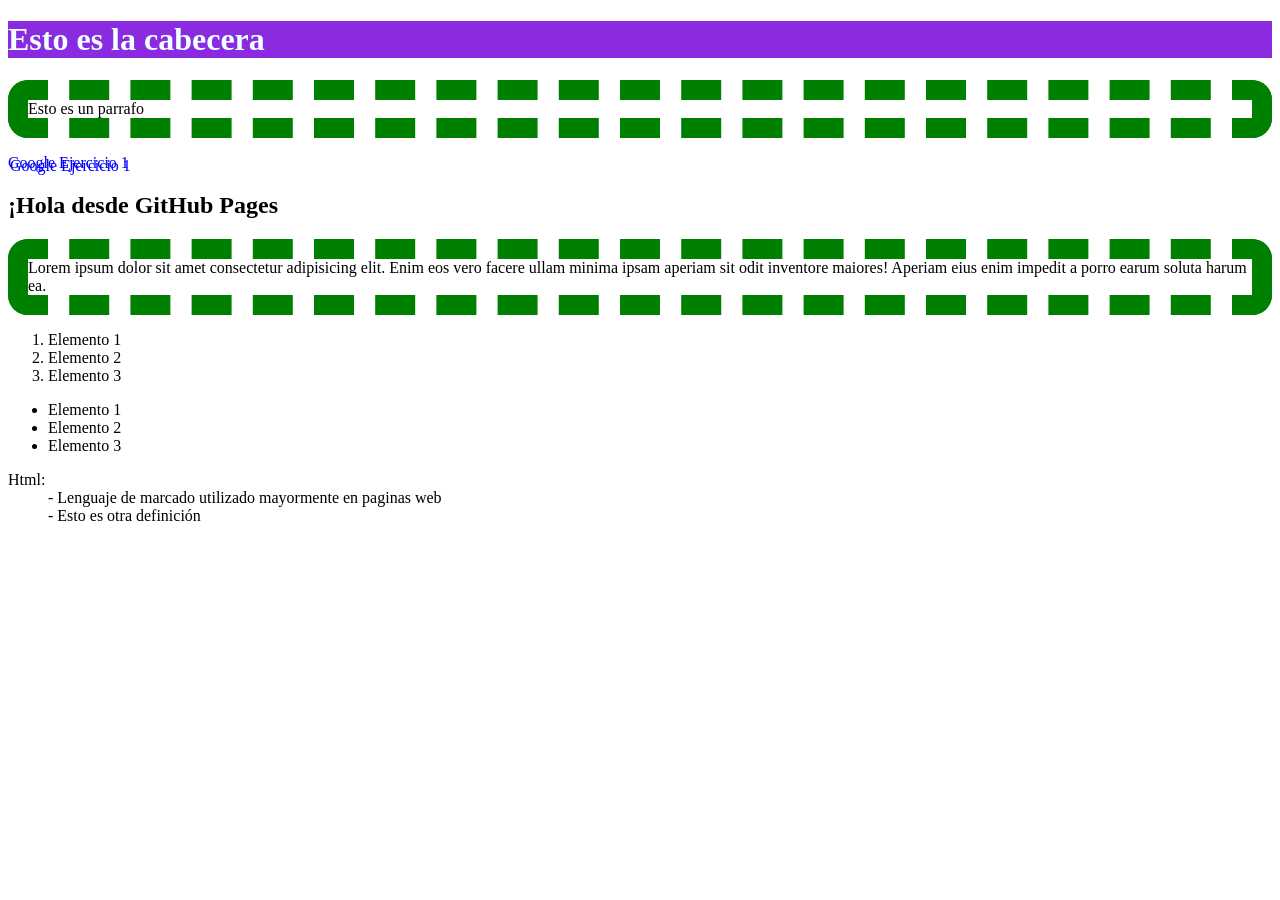
<file: index.html>
<!DOCTYPE html>
<html>
    <head>
        <title>Mi primera pagina</title>
        <link rel="stylesheet" href="/estilos/estilos.css">
    </head>
    <body>
        <!--Esto es la cabecera-->
        <header>

            <h1>Esto es la cabecera</h1>
            <p>
                Esto es un parrafo
            </p>
            

        </header>
        <nav>
            <a href="https://www.google.es">Google</a>
            <a href="ejercicio1.html">Ejercicio 1</a>
        </nav>
        <main>
            <h2>¡Hola desde GitHub Pages</h2>
            <p>Lorem ipsum dolor sit amet consectetur adipisicing elit. Enim eos vero facere ullam minima ipsam aperiam sit odit inventore maiores! Aperiam eius enim impedit a porro earum soluta harum ea.</p>
            <ol>
                <li>Elemento 1</li>
                <li>Elemento 2</li>
                <li>Elemento 3</li>
            </ol>
            <ul>
                <li>Elemento 1</li>
                <li>Elemento 2</li>
                <li>Elemento 3</li>
            </ul>

            <dl>
                <dt>Html:</dt>
                <dd>- Lenguaje de marcado utilizado mayormente en paginas web</dd>
                <dd>- Esto es otra definición</dd>
            </dl>
        
        </main>
    </body>
</html>
</file>
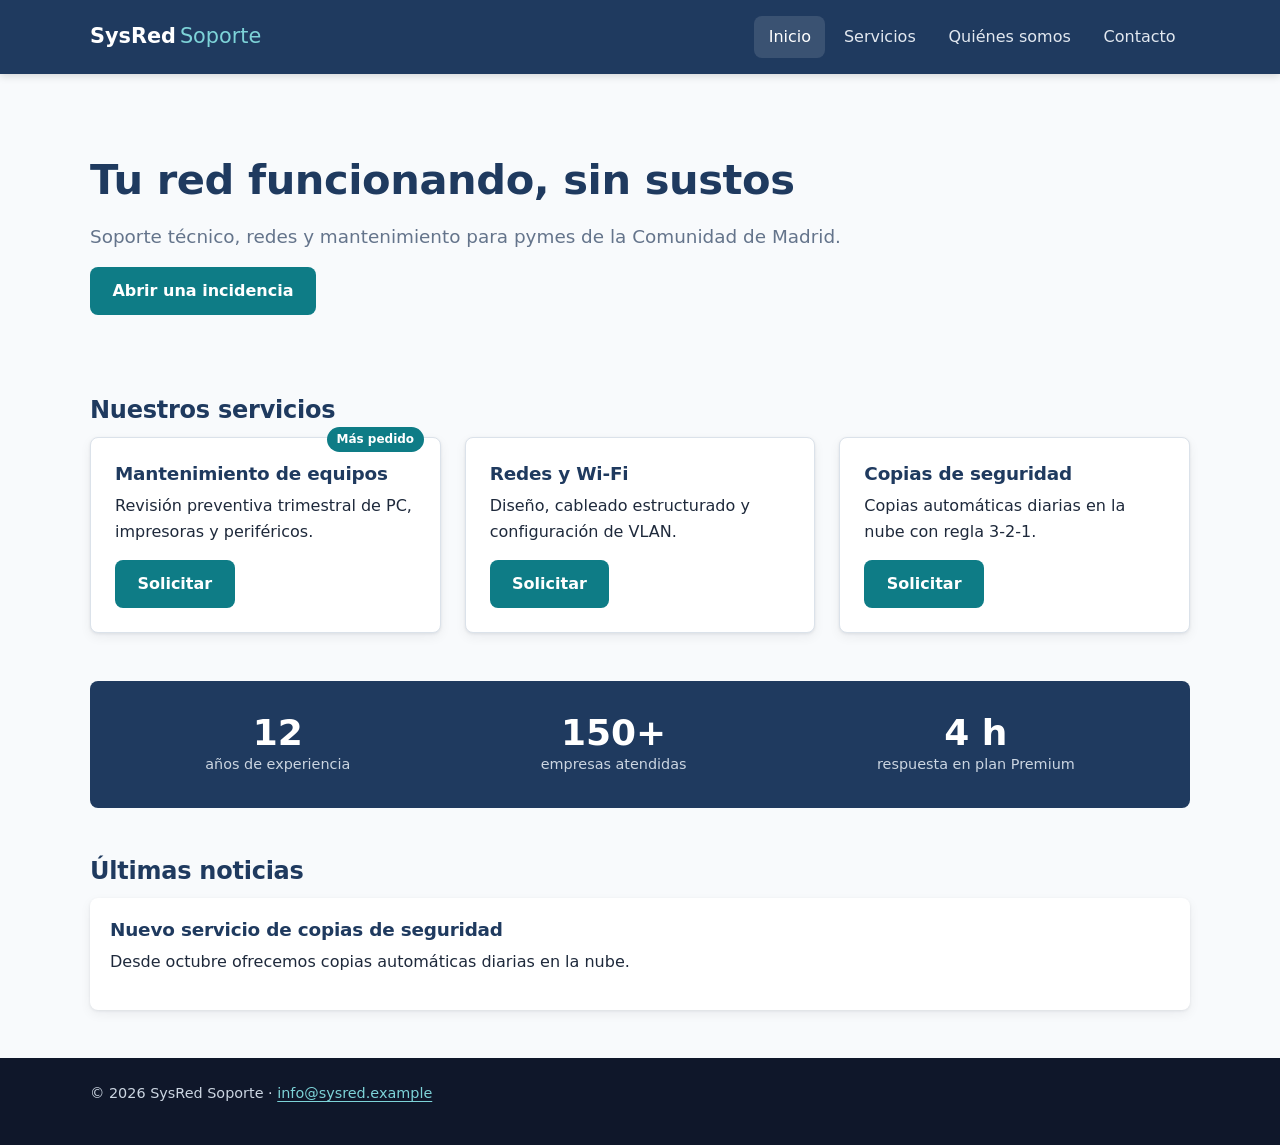
<file: sysred-web/index.html>
<!DOCTYPE html>
<html lang="es">
<head>
  <meta charset="UTF-8">
  <meta name="viewport" content="width=device-width, initial-scale=1">
  <title>SysRed Soporte · Soporte informático y redes</title>
  <meta name="description" content="Soporte técnico, redes y mantenimiento para pymes.">
  <link rel="stylesheet" href="css/estilos.css">
</head>
<body>
  <a href="#contenido" class="saltar">Saltar al contenido</a>
  <header class="cabecera">
    <div class="contenedor cabecera__interior">
      <a href="index.html" class="logo">SysRed<span>Soporte</span></a>
      <nav aria-label="Principal">
        <ul class="menu">
          <li><a href="index.html" aria-current="page">Inicio</a></li>
          <li><a href="servicios.html">Servicios</a></li>
          <li><a href="quienes.html">Quiénes somos</a></li>
          <li><a href="contacto.html">Contacto</a></li>
        </ul>
      </nav>
    </div>
  </header>

  <main class="contenedor" id="contenido">
    <section class="portada">
      <h1>Tu red funcionando, sin sustos</h1>
      <p>Soporte técnico, redes y mantenimiento para pymes de la Comunidad de Madrid.</p>
      <a href="contacto.html" class="boton">Abrir una incidencia</a>
    </section>

    <section>
      <h2>Nuestros servicios</h2>
      <div class="fila-tarjetas">
        <article class="tarjeta">
          <span class="etiqueta-destacado">Más pedido</span>
          <h3>Mantenimiento de equipos</h3>
          <p>Revisión preventiva trimestral de PC, impresoras y periféricos.</p>
          <a href="contacto.html" class="boton">Solicitar</a>
        </article>
        <article class="tarjeta">
          <h3>Redes y Wi-Fi</h3>
          <p>Diseño, cableado estructurado y configuración de VLAN.</p>
          <a href="contacto.html" class="boton">Solicitar</a>
        </article>
        <article class="tarjeta">
          <h3>Copias de seguridad</h3>
          <p>Copias automáticas diarias en la nube con regla 3-2-1.</p>
          <a href="contacto.html" class="boton">Solicitar</a>
        </article>
      </div>
    </section>
    
    <section class="cifras">
      <div><strong>12</strong><span>años de experiencia</span></div>
      <div><strong>150+</strong><span>empresas atendidas</span></div>
      <div><strong>4 h</strong><span>respuesta en plan Premium</span></div>
    </section>

    <section>
      <h2>Últimas noticias</h2>
      <article>
        <h3>Nuevo servicio de copias de seguridad</h3>
        <p>Desde octubre ofrecemos copias automáticas diarias en la nube.</p>
      </article>
    </section>
  </main>

  <footer class="pie">
    <div class="contenedor">
      <p>&copy; 2026 SysRed Soporte · <a href="mailto:info@sysred.example">info@sysred.example</a></p>
    </div>
  </footer>
</body>
</html>
</file>
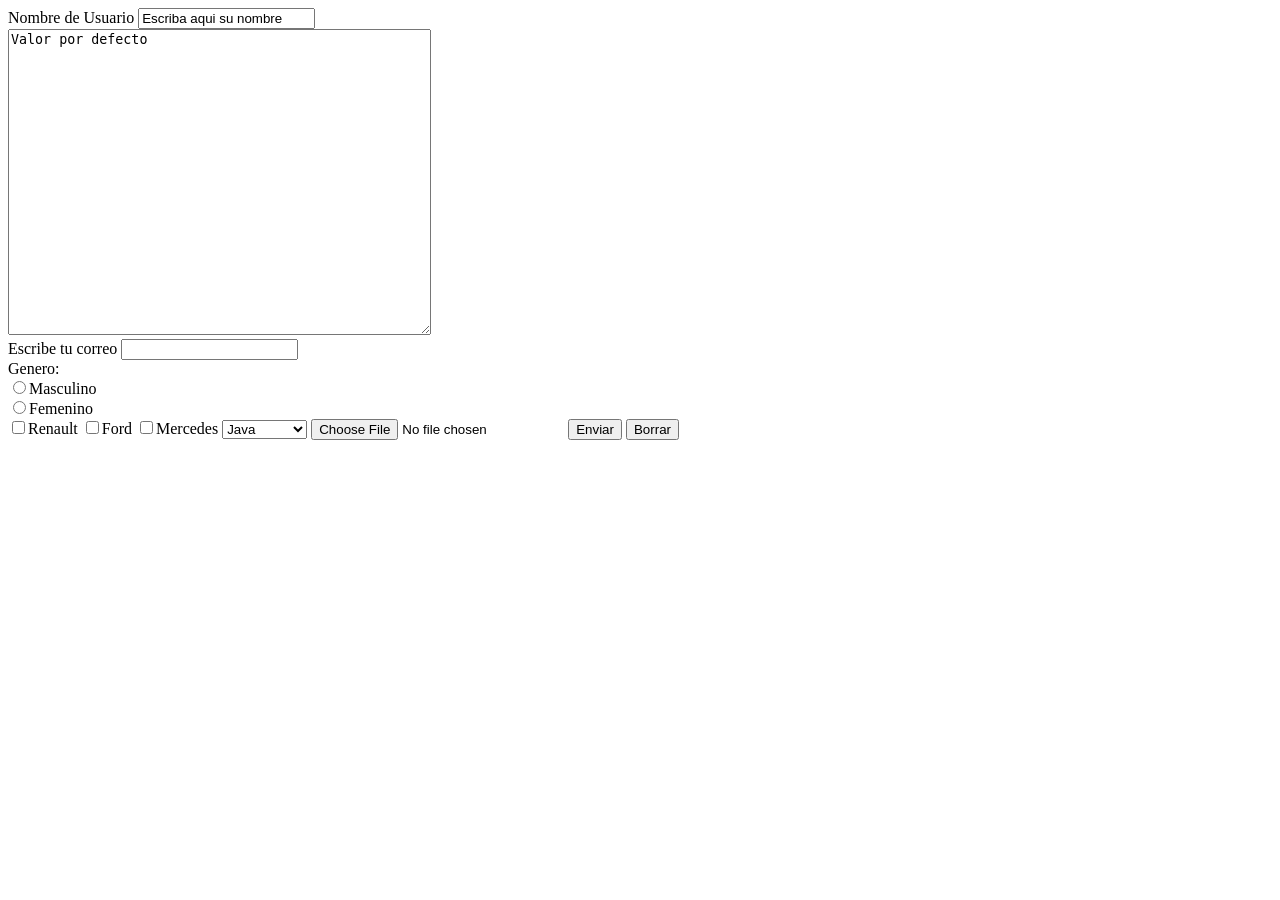
<file: ejemploformulario.html>
<!doctype html>
<html lang="es">
  <head>
    <meta charset="UTF-8" />
    <meta name="viewport" content="width=device-width, initial-scale=1.0" />
    <title>Ejemplos de formularios</title>
  </head>
  <body>
    <form method="post" action="#">
        <label for="id_nombre">Nombre de Usuario</label>
        <input type="text" name="nombre" id="id_nombre" value="Escriba aqui su nombre">
        <br>
        <textarea name="describir" id="id_describir" rows="20" cols="50">Valor por defecto

        </textarea>
        <br>
        <label for="id_correo">Escribe tu correo</label>
        <input type="email" id="id_correo" name="correo">
        <br>
        <label for="id_genero">Genero:</label>
        <br>
        <input type="radio" name="genero">Masculino
        <br>
        <input type="radio" name="genero">Femenino
        <br>
        <input type="checkbox" name="coches">Renault
        <input type="checkbox" name="coches">Ford
        <input type="checkbox" name="coches">Mercedes

        <select name="lenguajes" id="id_lenguajes">
            <option value="js">JavaScript</option>
            <option value="php">PHP</option>
            <option value="java" selected="selected">Java</option>
            <option value="c++">C++</option>
            <option value="pyton">Pyton</option>
        </select>
        <input type="file" name="archivo">
        <button type="submit">Enviar</button>
        <button type="reset">Borrar</button>

</form>

</body>
</html>
</file>
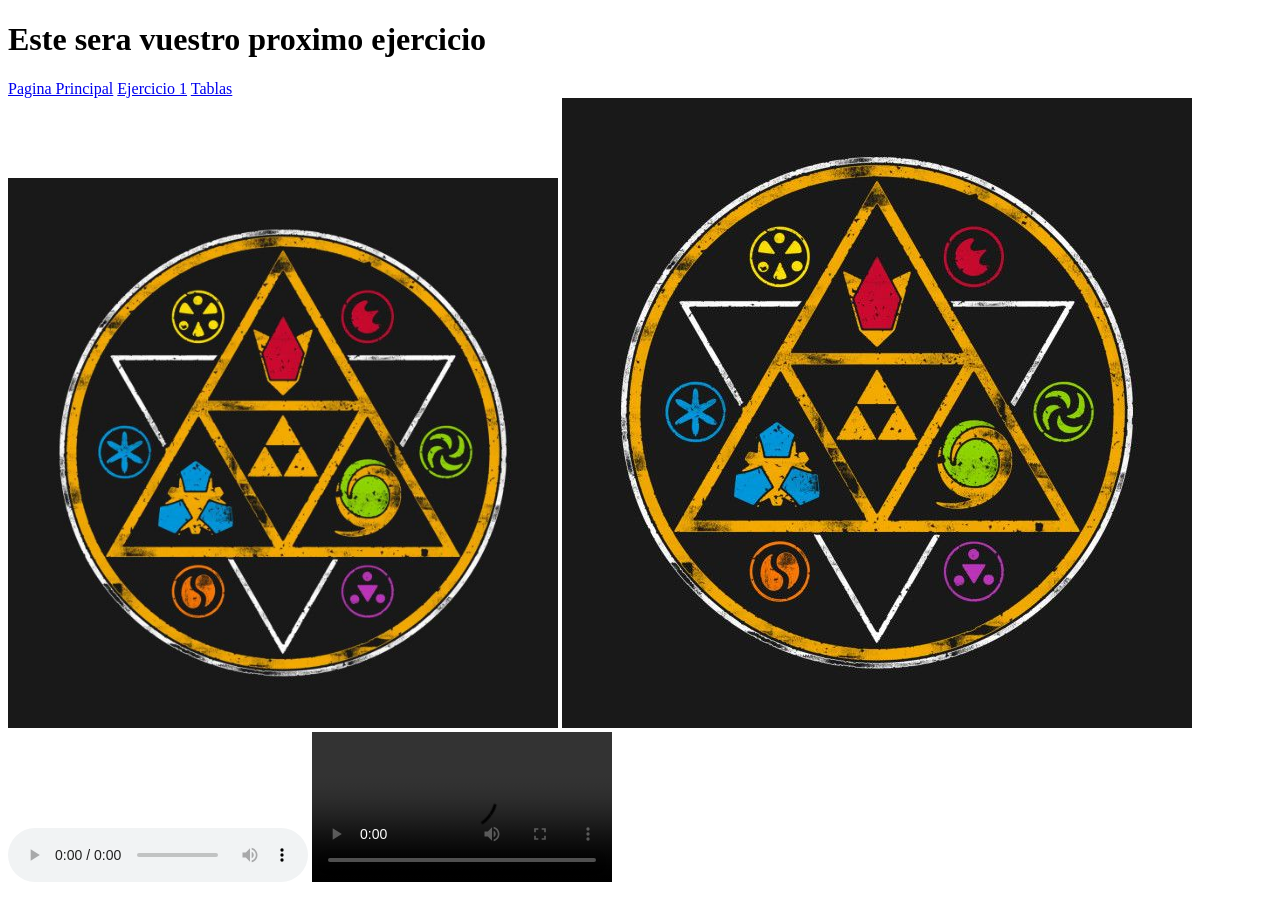
<file: ejercicio1.html>
<!DOCTYPE html>
<html>
<head>
    <title>Ejercicio 1</title>
</head>
<body>
    <header>
    <h1>Este sera vuestro proximo ejercicio</h1>
    </header>
        <nav>
            <a href="index.html">Pagina Principal</a>
            <a href="ejercicio1.html">Ejercicio 1</a>
            <a href="tablas.html">Tablas</a>
        </nav>
        <object data="img/Zelda.jpg" width="550px" >Imagen</object>
        <img src="img/Zelda.jpg" alt="Imagen the legend of zelda">

        <audio src="" controls="controls">Su navegador no ofrece soporte de audio</audio>
        <video src="" controls="controls"></video>
    </body>
</html>
</file>
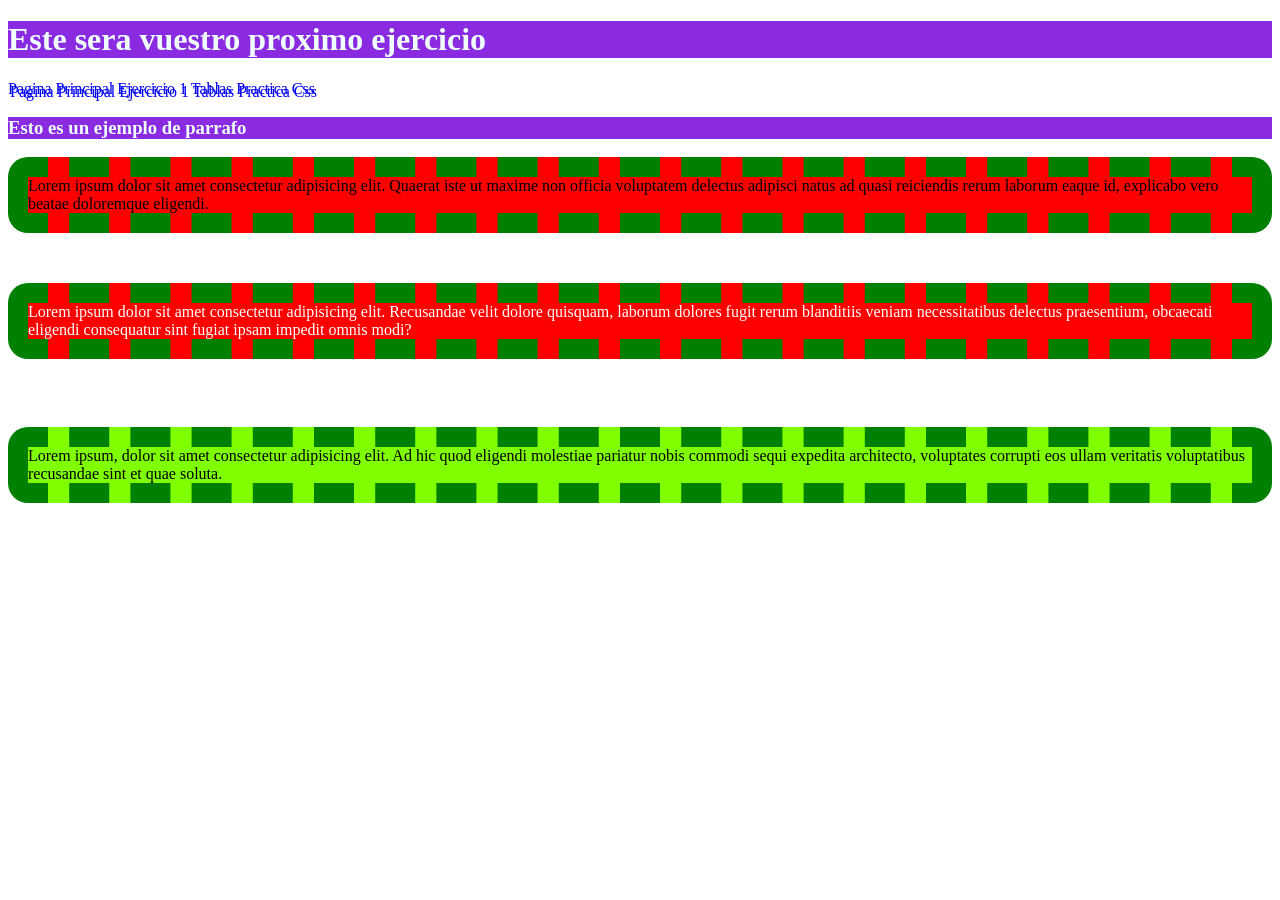
<file: practicaCss.html>
<!DOCTYPE html>
<html lang="es">
<head>
    <meta charset="UTF-8">
    <meta name="viewport" content="width=device-width, initial-scale=1.0">
    <title>Practica Css</title>
    <link rel="stylesheet" href="estilos/estilos.css" type="text/css">
    <style type="text/css">
        p{
            background-color: red;
        }
    </style>
</head>
<body>
    <header>
        <h1>Este sera vuestro proximo ejercicio</h1>
    </header>
    <nav>
            <a href="index.html">Pagina Principal</a>
            <a href="ejercicio1.html">Ejercicio 1</a>
            <a href="tablas.html">Tablas</a>
            <a href="practicaCss.html">Practica Css</a>
    </nav>
    <main>
        <h3>Esto es un ejemplo de parrafo</h3>
        <p>Lorem ipsum dolor sit amet consectetur adipisicing elit. Quaerat iste ut maxime non officia voluptatem delectus adipisci natus ad quasi reiciendis rerum laborum eaque id, explicabo vero beatae doloremque eligendi.</p>
        <br>
        <p style="color: white;">Lorem ipsum dolor sit amet consectetur adipisicing elit. Recusandae velit dolore quisquam, laborum dolores fugit rerum blanditiis veniam necessitatibus delectus praesentium, obcaecati eligendi consequatur sint fugiat ipsam impedit omnis modi?</p>
        <br>
        <br>
        <p id="especial">Lorem ipsum, dolor sit amet consectetur adipisicing elit. Ad hic quod eligendi molestiae pariatur nobis commodi sequi expedita architecto, voluptates corrupti eos ullam veritatis voluptatibus recusandae sint et quae soluta.</p>

    </main>
</body>
</html>
</file>
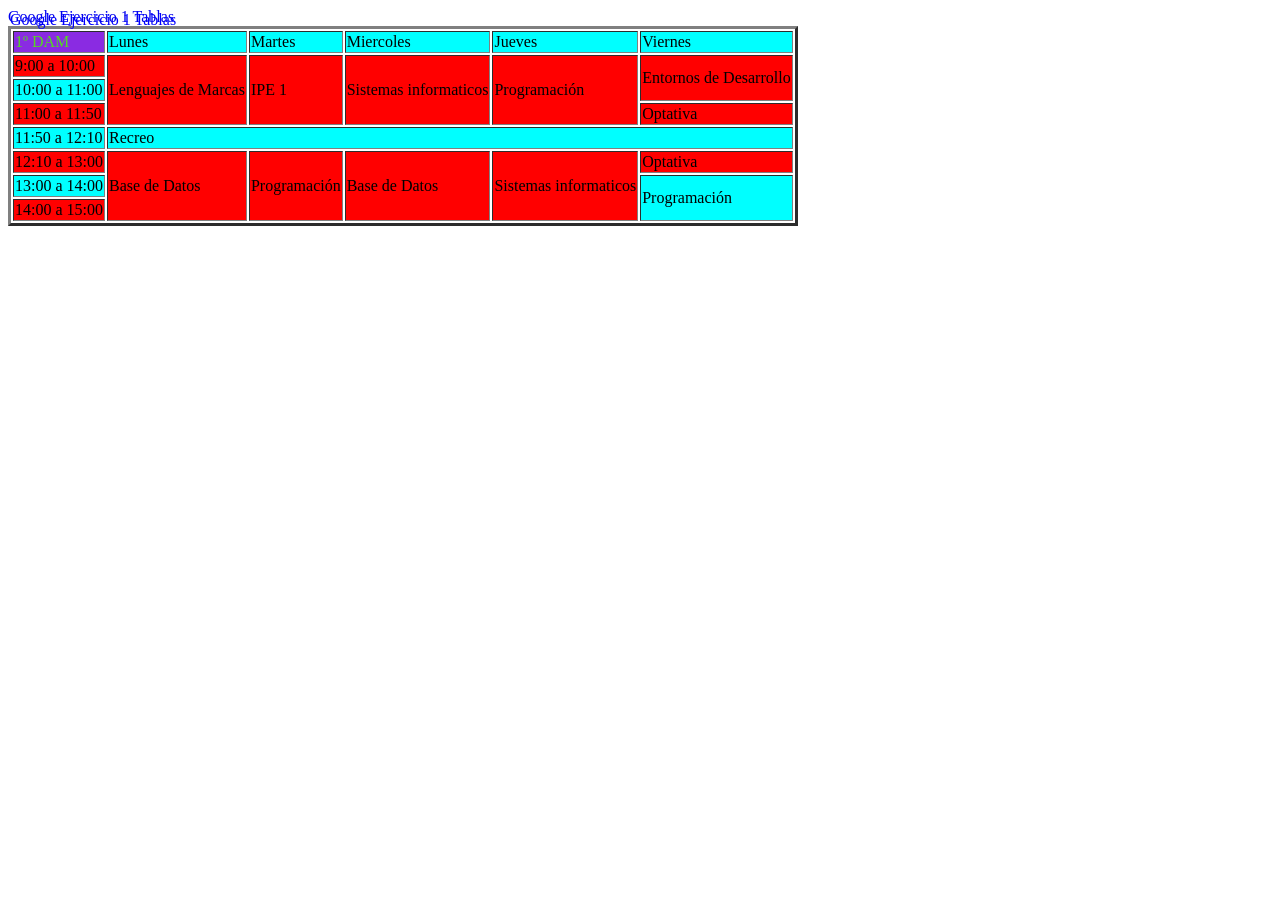
<file: tablas.html>
<!doctype html>
<html>
  <head>
    <title>Tablas</title>
    <link rel="stylesheet" href="estilos/estilos.css" type="text/css">
  </head>
  <body>
    <nav>
      <a href="https://www.google.es">Google</a>
      <a href="ejercicio1.html">Ejercicio 1</a>
      <a href="tablas.html">Tablas</a>
    </nav>

    <table border="3" >
      <tr >
        <td style="color: rgba(81, 226, 23, 0.945) ; background-color:blueviolet">1º DAM</td>
        <td>Lunes</td>
        <td>Martes</td>
        <td>Miercoles</td>
        <td>Jueves</td>
        <td>Viernes</td>
      </tr>
      <tr>
        <td>9:00 a 10:00</td>
        <td rowspan="3">Lenguajes de Marcas</td>
        <td rowspan="3">IPE 1</td>
        <td rowspan="3">Sistemas informaticos</td>
        <td rowspan="3">Programación</td>
        <td rowspan="2">Entornos de Desarrollo</td>
      </tr>
      <tr>
        <td>10:00 a 11:00</td>
      </tr>
      <tr>
        <td>11:00 a 11:50</td>

        <td>Optativa</td>
      </tr>
      <tr>
        <td>11:50 a 12:10</td>
        <td colspan="5">Recreo</td>
      </tr>
      <tr>
        <td>12:10 a 13:00</td>
        <td rowspan="3">Base de Datos</td>
        <td rowspan="3">Programación</td>
        <td rowspan="3">Base de Datos</td>
        <td rowspan="3">Sistemas informaticos</td>
        <td>Optativa</td>
      </tr>
      <tr>
        <td>13:00 a 14:00</td>

        <td rowspan="2">Programación</td>
      </tr>
      <tr>
        <td>14:00 a 15:00</td>
      </tr>
    </table>
  </body>
</html>
</file>
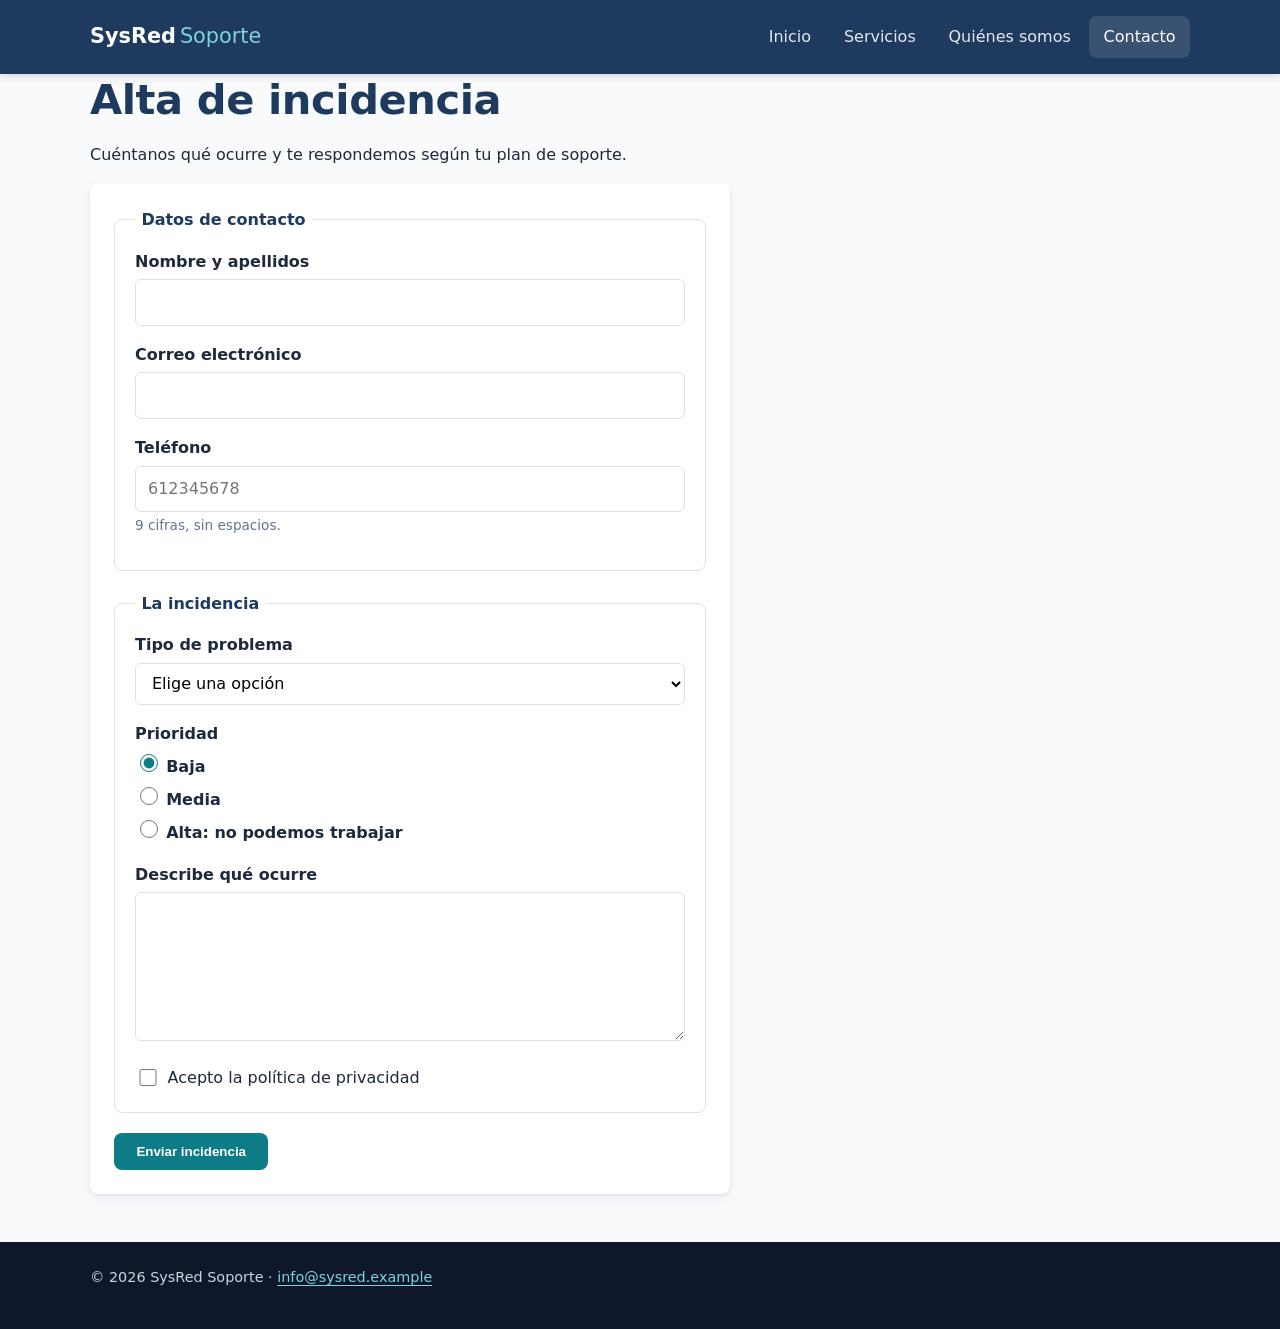
<file: sysred-web/contacto.html>
<!DOCTYPE html>
<html lang="es">
<head>
  <meta charset="UTF-8">
  <meta name="viewport" content="width=device-width, initial-scale=1">
  <title>Contacto · SysRed Soporte</title>
  <meta name="description" content="Soporte técnico, redes y mantenimiento para pymes.">
  <link rel="stylesheet" href="css/estilos.css">
</head>
<body>
  <a href="#contenido" class="saltar">Saltar al contenido</a>
  <header class="cabecera">
    <div class="contenedor cabecera__interior">
      <a href="index.html" class="logo">SysRed<span>Soporte</span></a>
      <nav aria-label="Principal">
        <ul class="menu">
          <li><a href="index.html">Inicio</a></li>
          <li><a href="servicios.html">Servicios</a></li>
          <li><a href="quienes.html">Quiénes somos</a></li>
          <li><a href="contacto.html" aria-current="page">Contacto</a></li>
        </ul>
      </nav>
    </div>
  </header>

  <main class="contenedor" id="contenido">
    <h1>Alta de incidencia</h1>
    <p>Cuéntanos qué ocurre y te respondemos según tu plan de soporte.</p>
    <form class="formulario" action="#" method="post">
      <fieldset>
        <legend>Datos de contacto</legend>
    
        <div class="campo">
          <label for="nombre">Nombre y apellidos</label>
          <input type="text" id="nombre" name="nombre" autocomplete="name" required>
        </div>
    
        <div class="campo">
          <label for="email">Correo electrónico</label>
          <input type="email" id="email" name="email" autocomplete="email" required>
        </div>
    
        <div class="campo">
          <label for="tel">Teléfono</label>
          <input type="tel" id="tel" name="tel" pattern="[6-9][0-9]{8}" placeholder="612345678">
          <small>9 cifras, sin espacios.</small>
        </div>
      </fieldset>
    
      <fieldset>
        <legend>La incidencia</legend>
    
        <div class="campo">
          <label for="tipo">Tipo de problema</label>
          <select id="tipo" name="tipo" required>
            <option value="">Elige una opción</option>
            <option value="red">Red o Wi-Fi</option>
            <option value="equipo">Equipo o periférico</option>
            <option value="correo">Correo electrónico</option>
            <option value="otro">Otro</option>
          </select>
        </div>
    
        <div class="campo">
          <span class="etiqueta">Prioridad</span>
          <label class="opcion"><input type="radio" name="prioridad" value="baja" checked> Baja</label>
          <label class="opcion"><input type="radio" name="prioridad" value="media"> Media</label>
          <label class="opcion"><input type="radio" name="prioridad" value="alta"> Alta: no podemos trabajar</label>
        </div>
    
        <div class="campo">
          <label for="descripcion">Describe qué ocurre</label>
          <textarea id="descripcion" name="descripcion" rows="5" maxlength="1000" required></textarea>
        </div>
    
        <label class="opcion">
          <input type="checkbox" name="rgpd" required>
          Acepto la política de privacidad
        </label>
      </fieldset>
    
      <button type="submit" class="boton">Enviar incidencia</button>
    </form>
  </main>

  <footer class="pie">
    <div class="contenedor">
      <p>&copy; 2026 SysRed Soporte · <a href="mailto:info@sysred.example">info@sysred.example</a></p>
    </div>
  </footer>
</body>
</html>
</file>
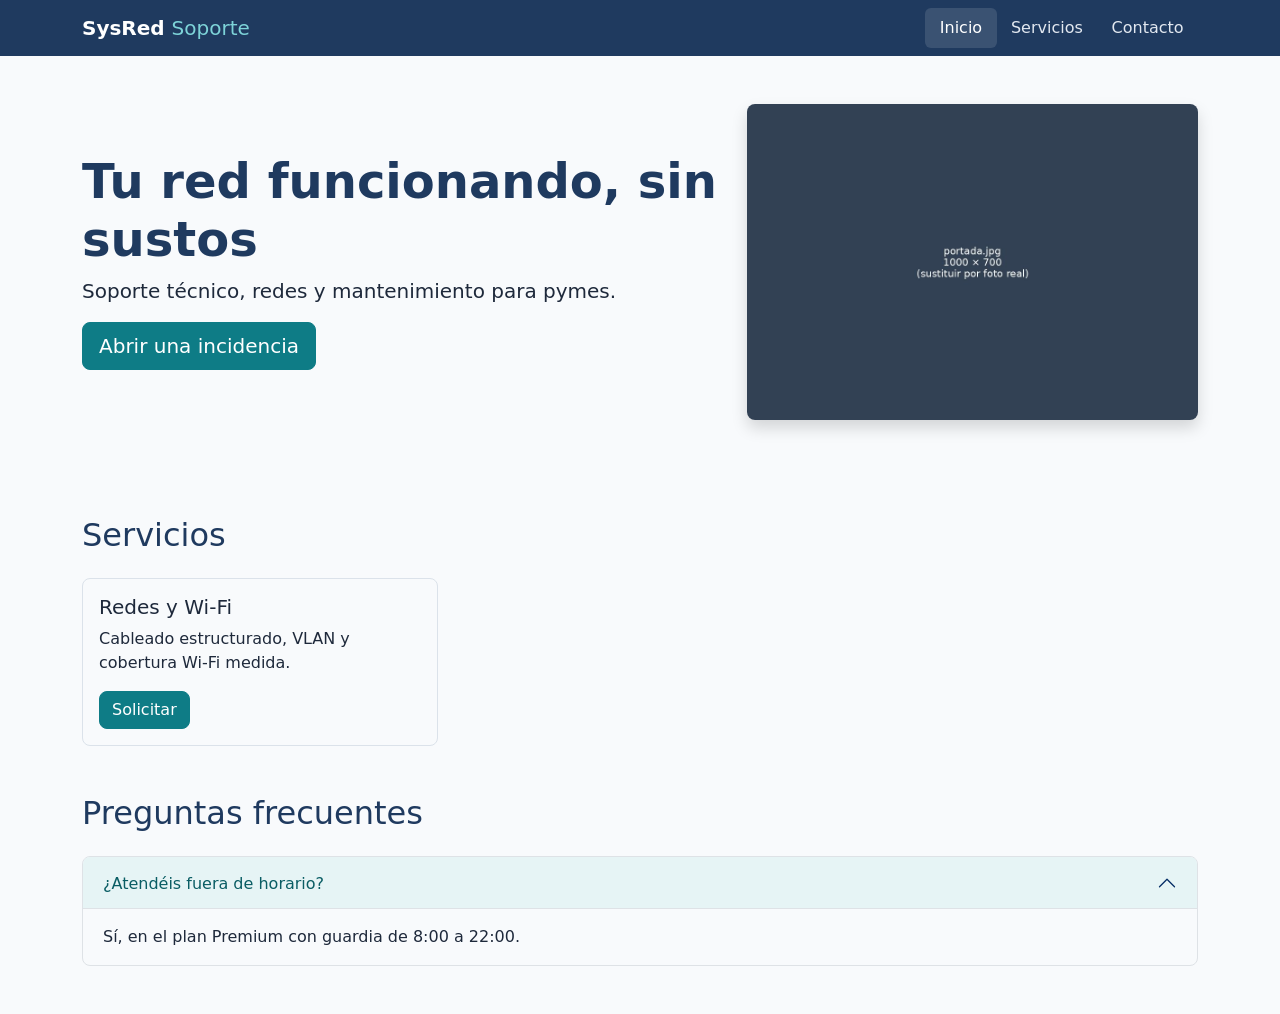
<file: sysred-web/index-bs.html>
<!DOCTYPE html>
<html lang="es">
<head>
  <meta charset="UTF-8">
  <meta name="viewport" content="width=device-width, initial-scale=1">
  <title>SysRed Soporte · versión Bootstrap</title>
  <!-- 1. Bootstrap (copiar el enlace con integrity desde getbootstrap.com) -->
  <link rel="stylesheet" href="https://cdn.jsdelivr.net/npm/bootstrap@5.3.8/dist/css/bootstrap.min.css">
  <!-- 2. Nuestros ajustes SIEMPRE después, para poder sobrescribir -->
  <link rel="stylesheet" href="css/bootstrap-sysred.css">
</head>
<body>
  <nav class="navbar navbar-expand-lg navbar-dark navbar-sysred sticky-top">
    <div class="container">
      <a class="navbar-brand fw-bold" href="index-bs.html">SysRed <span class="fw-normal">Soporte</span></a>
      <button class="navbar-toggler" type="button" data-bs-toggle="collapse"
              data-bs-target="#menuPrincipal" aria-controls="menuPrincipal"
              aria-expanded="false" aria-label="Abrir menú">
        <span class="navbar-toggler-icon"></span>
      </button>
      <div class="collapse navbar-collapse" id="menuPrincipal">
        <ul class="navbar-nav ms-auto">
          <li class="nav-item"><a class="nav-link active" aria-current="page" href="index-bs.html">Inicio</a></li>
          <li class="nav-item"><a class="nav-link" href="servicios.html">Servicios</a></li>
          <li class="nav-item"><a class="nav-link" href="contacto-bs.html">Contacto</a></li>
        </ul>
      </div>
    </div>
  </nav>
  <main class="container py-5">
    <div class="row align-items-center g-4">
      <div class="col-12 col-lg-7">
        <h1 class="display-5 fw-bold">Tu red funcionando, sin sustos</h1>
        <p class="lead">Soporte técnico, redes y mantenimiento para pymes.</p>
        <a href="contacto.html" class="btn btn-primary btn-lg">Abrir una incidencia</a>
      </div>
      <div class="col-12 col-lg-5">
        <img src="img/portada.jpg" class="img-fluid rounded-3 shadow" alt="Técnica revisando un armario de red">
      </div>
    </div>

  </main>
  <section class="container py-5">
    <h2 class="mb-4">Servicios</h2>
    <div class="row g-4">
      <div class="col-12 col-md-6 col-lg-4">
        <article class="card h-100 card-sysred">
          <div class="card-body d-flex flex-column">
            <h3 class="card-title h5">Redes y Wi-Fi</h3>
            <p class="card-text">Cableado estructurado, VLAN y cobertura Wi-Fi medida.</p>
            <a href="contacto-bs.html" class="btn btn-primary mt-auto align-self-start">Solicitar</a>
          </div>
        </article>
      </div>
      <!-- 2 tarjetas más -->
    </div>
  </section>
  
  <section class="container pb-5">
    <h2 class="mb-4">Preguntas frecuentes</h2>
    <div class="accordion" id="faq">
      <div class="accordion-item">
        <h3 class="accordion-header">
          <button class="accordion-button" type="button" data-bs-toggle="collapse"
                  data-bs-target="#faq1" aria-expanded="true" aria-controls="faq1">
            ¿Atendéis fuera de horario?
          </button>
        </h3>
        <div id="faq1" class="accordion-collapse collapse show" data-bs-parent="#faq">
          <div class="accordion-body">Sí, en el plan Premium con guardia de 8:00 a 22:00.</div>
        </div>
      </div>
    </div>
  </section>
  <script src="https://cdn.jsdelivr.net/npm/bootstrap@5.3.8/dist/js/bootstrap.bundle.min.js"></script>
</body>
</html>
</file>
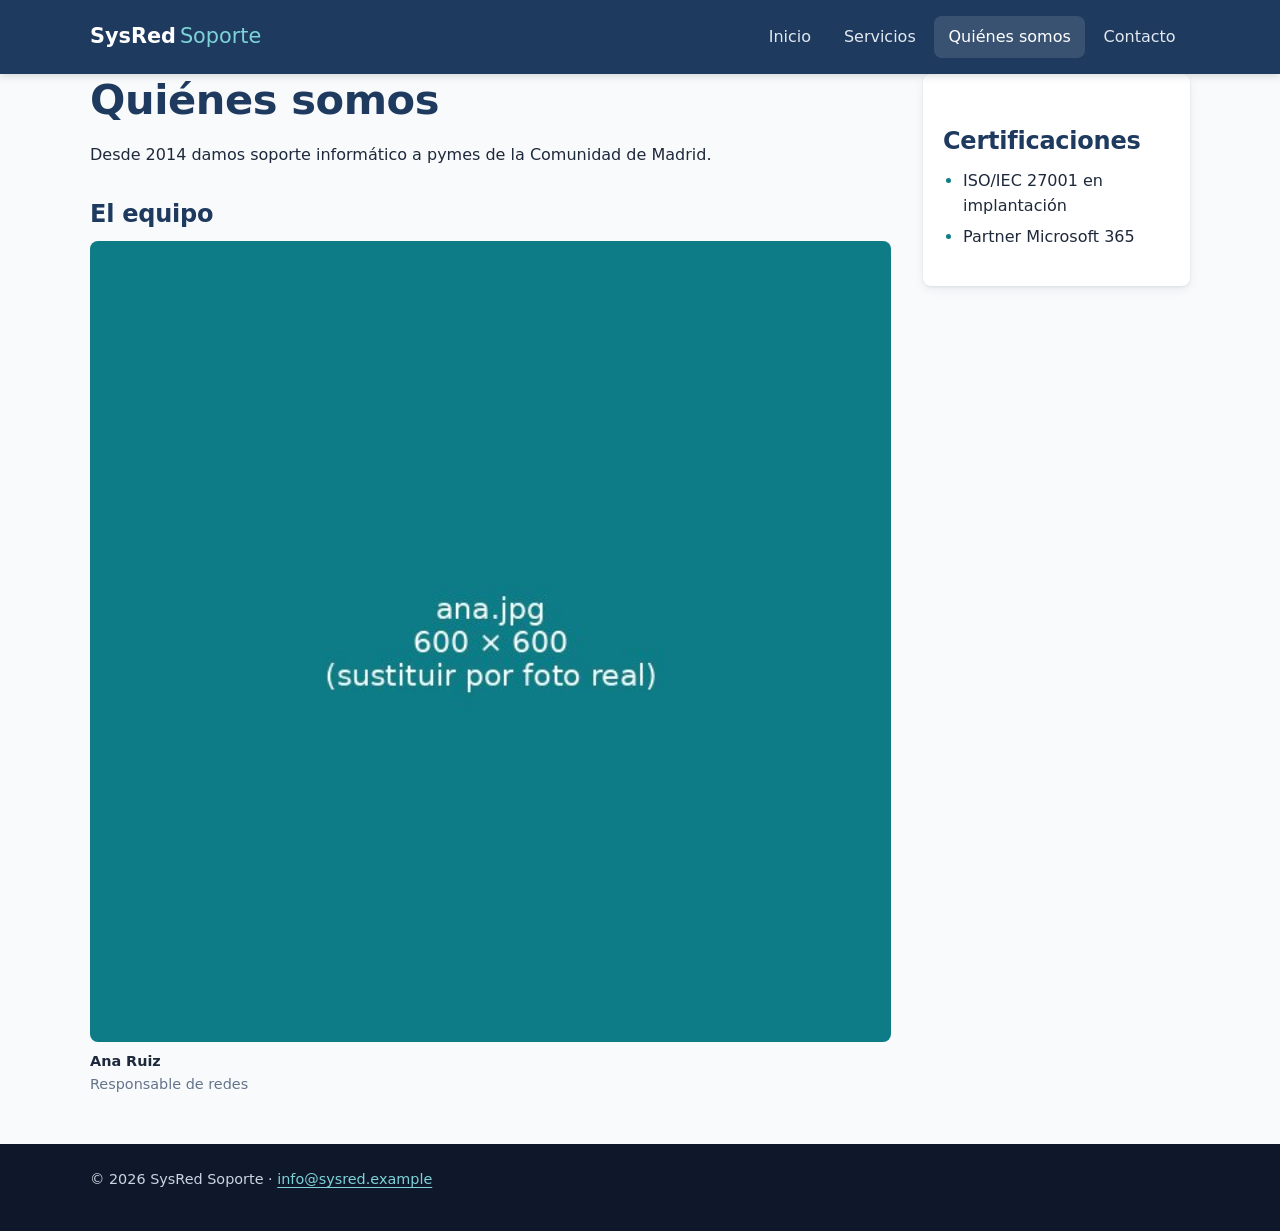
<file: sysred-web/quienes.html>
<!DOCTYPE html>
<html lang="es">
<head>
  <meta charset="UTF-8">
  <meta name="viewport" content="width=device-width, initial-scale=1">
  <title>Quiénes somos · SysRed Soporte</title>
  <meta name="description" content="Soporte técnico, redes y mantenimiento para pymes.">
  <link rel="stylesheet" href="css/estilos.css">
</head>
<body>
  <a href="#contenido" class="saltar">Saltar al contenido</a>
  <header class="cabecera">
    <div class="contenedor cabecera__interior">
      <a href="index.html" class="logo">SysRed<span>Soporte</span></a>
      <nav aria-label="Principal">
        <ul class="menu">
          <li><a href="index.html">Inicio</a></li>
          <li><a href="servicios.html">Servicios</a></li>
          <li><a href="quienes.html" aria-current="page">Quiénes somos</a></li>
          <li><a href="contacto.html">Contacto</a></li>
        </ul>
      </nav>
    </div>
  </header>

  <main class="contenedor diseno" id="contenido">
  <section class="diseno__principal">
    <h1>Quiénes somos</h1>
    <p>Desde 2014 damos soporte informático a pymes de la Comunidad de Madrid.</p>

    <h2>El equipo</h2>
    <div class="rejilla-equipo">
      <figure class="persona">
        <img src="img/ana.jpg" alt="Retrato de Ana Ruiz" width="300" height="300">
        <figcaption><strong>Ana Ruiz</strong> Responsable de redes</figcaption>
      </figure>
      <!-- más personas -->
    </div>
  </section>

  <aside class="diseno__lateral">
    <h2>Certificaciones</h2>
    <ul>
      <li>ISO/IEC 27001 en implantación</li>
      <li>Partner Microsoft 365</li>
    </ul>
  </aside>
  </main>

  <footer class="pie">
    <div class="contenedor">
      <p>&copy; 2026 SysRed Soporte · <a href="mailto:info@sysred.example">info@sysred.example</a></p>
    </div>
  </footer>
</body>
</html>
</file>
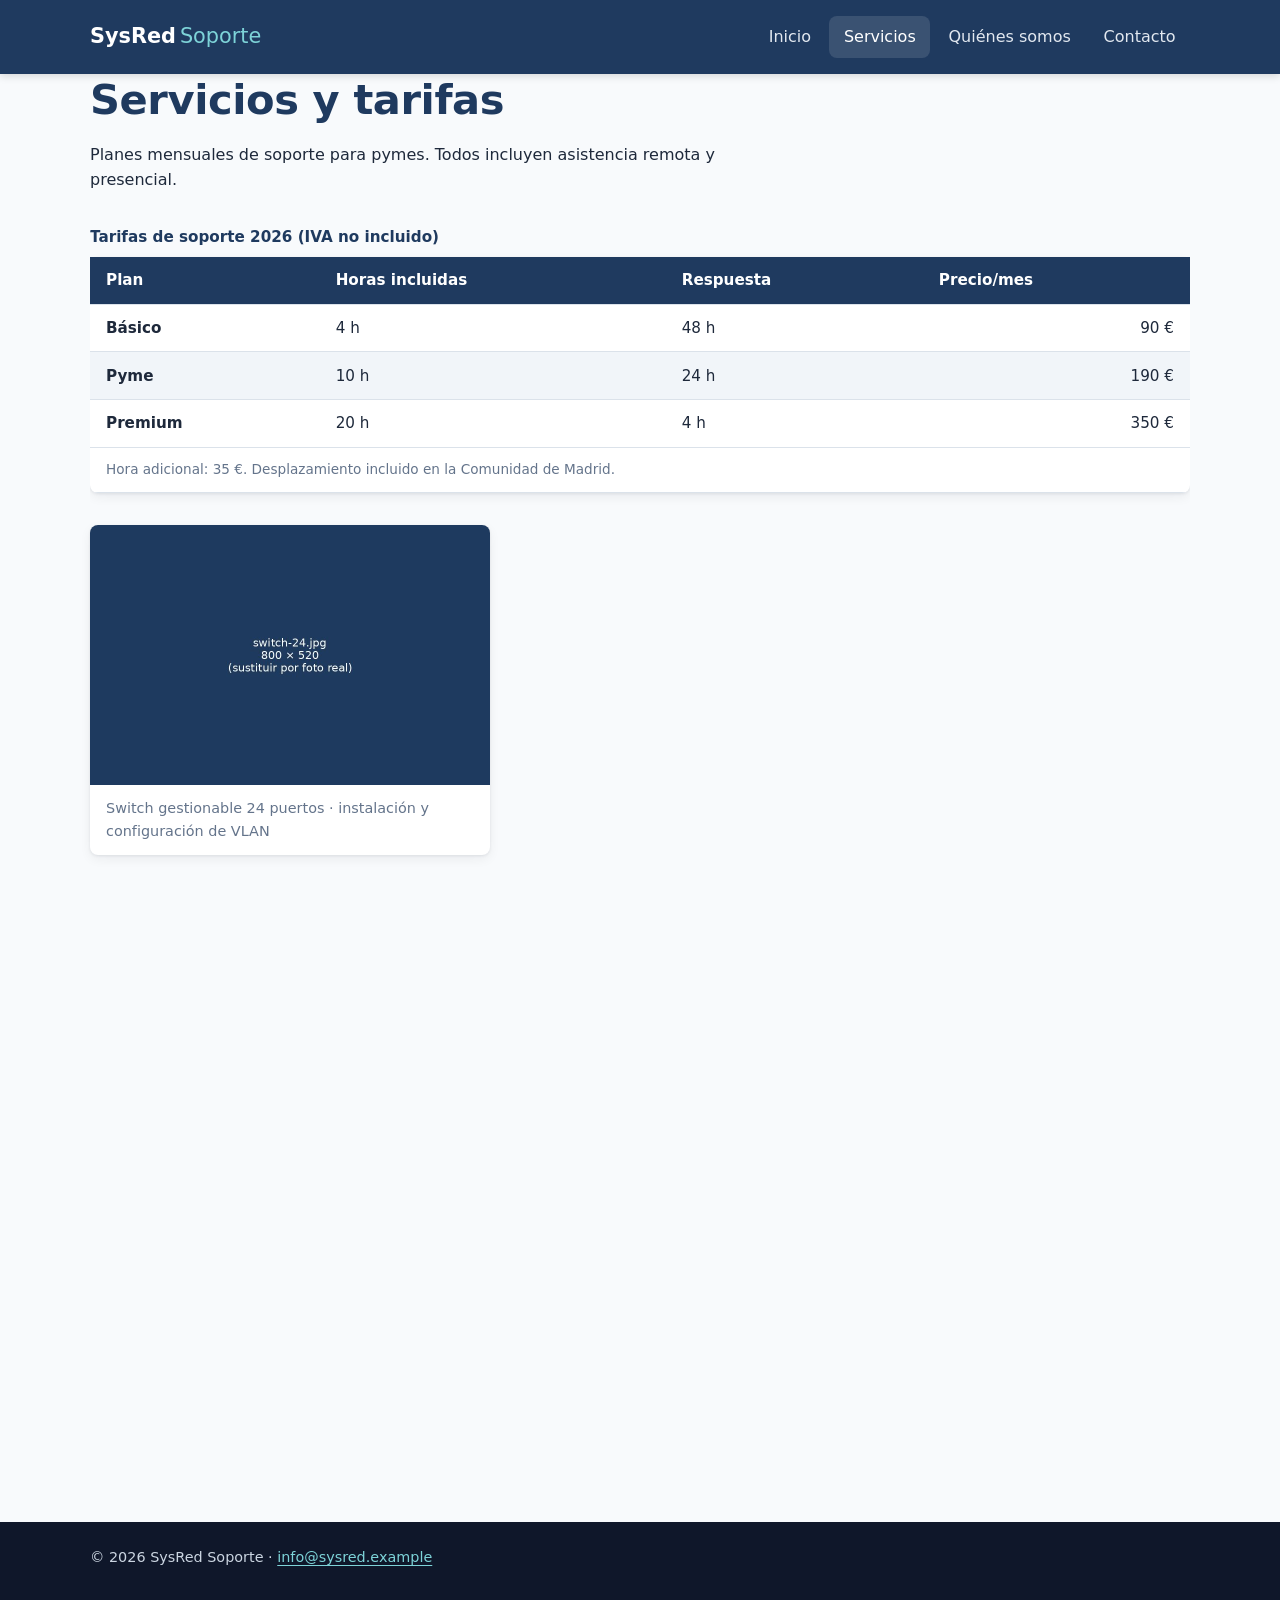
<file: sysred-web/servicios.html>
<!DOCTYPE html>
<html lang="es">
<head>
  <meta charset="UTF-8">
  <meta name="viewport" content="width=device-width, initial-scale=1">
  <title>Servicios · SysRed Soporte</title>
  <meta name="description" content="Soporte técnico, redes y mantenimiento para pymes.">
  <link rel="stylesheet" href="css/estilos.css">
</head>
<body>
  <a href="#contenido" class="saltar">Saltar al contenido</a>
  <header class="cabecera">
    <div class="contenedor cabecera__interior">
      <a href="index.html" class="logo">SysRed<span>Soporte</span></a>
      <nav aria-label="Principal">
        <ul class="menu">
          <li><a href="index.html">Inicio</a></li>
          <li><a href="servicios.html" aria-current="page">Servicios</a></li>
          <li><a href="quienes.html">Quiénes somos</a></li>
          <li><a href="contacto.html">Contacto</a></li>
        </ul>
      </nav>
    </div>
  </header>

  <main class="contenedor" id="contenido">
    <h1>Servicios y tarifas</h1>
    <p>Planes mensuales de soporte para pymes. Todos incluyen asistencia remota y presencial.</p>
    <div class="tabla-envoltorio">
    <table class="tabla">
      <caption>Tarifas de soporte 2026 (IVA no incluido)</caption>
      <thead>
        <tr>
          <th scope="col">Plan</th>
          <th scope="col">Horas incluidas</th>
          <th scope="col">Respuesta</th>
          <th scope="col">Precio/mes</th>
        </tr>
      </thead>
      <tbody>
        <tr><th scope="row">Básico</th><td>4 h</td><td>48 h</td><td class="num">90 €</td></tr>
        <tr><th scope="row">Pyme</th><td>10 h</td><td>24 h</td><td class="num">190 €</td></tr>
        <tr><th scope="row">Premium</th><td>20 h</td><td>4 h</td><td class="num">350 €</td></tr>
      </tbody>
      <tfoot>
        <tr><td colspan="4">Hora adicional: 35 €. Desplazamiento incluido en la Comunidad de Madrid.</td></tr>
      </tfoot>
    </table>
    </div>
    
    <figure class="ficha">
      <img src="img/switch-24.jpg" alt="Switch gestionable de 24 puertos en rack" width="400" height="260">
      <figcaption>Switch gestionable 24 puertos · instalación y configuración de VLAN</figcaption>
    </figure>
    
    <iframe class="video" src="https://www.youtube-nocookie.com/embed/ID_DEL_VIDEO"
            title="Vídeo de presentación de SysRed Soporte" allowfullscreen></iframe>
  </main>

  <footer class="pie">
    <div class="contenedor">
      <p>&copy; 2026 SysRed Soporte · <a href="mailto:info@sysred.example">info@sysred.example</a></p>
    </div>
  </footer>
</body>
</html>
</file>
<file: estilos/estilos.css>
body{
    /*background-image: url("/img/Zelda.jpg");
    background-repeat: no-repeat;
    background-position: center;
    background-size: 100%;*/

}
p{
    border-style: dashed;
    border-color: green;
    border-width: 20px;
    border-radius: 20px;
    
}

h1,h3{
    background-color: blueviolet;
    color: azure;
}

#especial{
    background-color: chartreuse;
}

#especial:hover{
    background-color: blue;
}

p:hover{
    background-color: black;
    color: white;
}

a{
    text-decoration: none;
    text-shadow: 2px 3px blue;
}

tr{
   background-color: red; 
}

tr:nth-child(odd){
    background-color: aqua;
}
td:hover{
    background-color: black;
    color: white;
}
</file>
<file: sysred-web/css/estilos.css>
/* ==========================================================
   SysRed Soporte · estilos.css
   Bloque 1 · Variables y base
   ========================================================== */
:root {
  /* Colores corporativos */
  --color-primario: #1f3a5f;   /* azul marino: cabecera, títulos */
  --color-acento:   #0e7c86;   /* verde azulado: enlaces, botones */
  --color-acento-oscuro: #0a5d64;
  --color-texto:    #1e293b;
  --color-suave:    #64748b;   /* textos secundarios */
  --color-fondo:    #f8fafc;
  --color-superficie: #ffffff; /* tarjetas, tablas, formularios */
  --color-borde:    #dbe2ea;
  --color-error:    #b42318;
  --color-ok:       #067647;

  /* Tipografía y espaciado */
  --fuente: system-ui, -apple-system, "Segoe UI", Roboto, Arial, sans-serif;
  --fuente-mono: ui-monospace, Consolas, "Courier New", monospace;
  --espacio: 1rem;
  --radio: 8px;
  --sombra: 0 1px 3px rgb(15 23 42 / .08), 0 4px 12px rgb(15 23 42 / .06);
  --ancho-max: 1100px;
}

/* Reset mínimo */
*, *::before, *::after { box-sizing: border-box; }
body, h1, h2, h3, p, ul, ol, figure { margin: 0; }
img, video, iframe { max-width: 100%; display: block; }

body {
  font-family: var(--fuente);
  font-size: 1rem;
  line-height: 1.6;
  color: var(--color-texto);
  background: var(--color-fondo);
}

h1, h2, h3 { color: var(--color-primario); line-height: 1.25; }
h1 { font-size: 2rem;   margin-bottom: 1rem; }
h2 { font-size: 1.5rem; margin: 2rem 0 .75rem; }
h3 { font-size: 1.15rem; margin: 1.5rem 0 .5rem; }
p  { margin-bottom: 1rem; max-width: 70ch; }

a { color: var(--color-acento); text-underline-offset: 3px; }
a:hover { color: var(--color-acento-oscuro); }
a:focus-visible { outline: 3px solid var(--color-acento); outline-offset: 2px; }

code { font-family: var(--fuente-mono); font-size: .9em; }

/* Contenedor centrado reutilizable */
.contenedor {
  width: min(100% - 2rem, var(--ancho-max));
  margin-inline: auto;
}

/* Bloque 2 · Cabecera, navegación, portada y pie */
.cabecera { background: var(--color-primario); color: #fff; }
.cabecera__interior {
  display: flex; align-items: center; justify-content: space-between;
  flex-wrap: wrap; gap: 1rem; padding-block: 1rem;
}
.logo { color: #fff; font-weight: 700; font-size: 1.3rem; text-decoration: none; }
.logo span { color: #7dd3d8; font-weight: 400; margin-left: .25rem; }

.menu { list-style: none; padding: 0; display: flex; gap: .25rem; flex-wrap: wrap; }
.menu a {
  display: block; padding: .5rem .9rem; border-radius: var(--radio);
  color: #e2e8f0; text-decoration: none;
}
.menu a:hover, .menu a[aria-current="page"] { background: rgb(255 255 255 / .12); color: #fff; }

.portada { padding: 3rem 0 2rem; }
.portada p { font-size: 1.15rem; color: var(--color-suave); }

.boton {
  display: inline-block; padding: .7rem 1.4rem; border-radius: var(--radio);
  background: var(--color-acento); color: #fff; font-weight: 600; text-decoration: none;
  border: 0; cursor: pointer;
}
.boton:hover { background: var(--color-acento-oscuro); color: #fff; }

article { background: var(--color-superficie); padding: 1.25rem; border-radius: var(--radio);
          box-shadow: var(--sombra); margin-bottom: 1rem; }
article h3 { margin-top: 0; }

.pie { margin-top: 3rem; padding-block: 1.5rem; background: #0f172a; color: #cbd5e1; font-size: .9rem; }
.pie a { color: #7dd3d8; }

/* Bloque 3 · Listas, tablas y multimedia */
main ul, main ol { padding-left: 1.25rem; margin-bottom: 1rem; }
main li { margin-bottom: .35rem; }
main li::marker { color: var(--color-acento); }

dl { display: grid; grid-template-columns: max-content 1fr; gap: .4rem 1.25rem; }
dt { font-weight: 600; color: var(--color-primario); }
dd { margin: 0; }

.tabla {
  width: 100%; border-collapse: collapse; margin-block: 1rem 2rem;
  background: var(--color-superficie); border-radius: var(--radio);
  overflow: hidden; box-shadow: var(--sombra); font-size: .95rem;
}
.tabla caption { text-align: left; font-weight: 600; padding-bottom: .5rem; color: var(--color-primario); }
.tabla th, .tabla td { padding: .7rem 1rem; text-align: left; border-bottom: 1px solid var(--color-borde); }
.tabla thead th { background: var(--color-primario); color: #fff; font-weight: 600; }
.tabla tbody tr:nth-child(even) { background: #f1f5f9; }
.tabla tbody tr:hover { background: #e6f4f5; }
.tabla .num { text-align: right; font-variant-numeric: tabular-nums; }
.tabla tfoot td { font-size: .85rem; color: var(--color-suave); }

.ficha { background: var(--color-superficie); border-radius: var(--radio); overflow: hidden;
         box-shadow: var(--sombra); max-width: 400px; }
.ficha img { width: 100%; height: auto; }
.ficha figcaption { padding: .75rem 1rem; font-size: .9rem; color: var(--color-suave); }

.video { width: 100%; aspect-ratio: 16 / 9; border: 0; border-radius: var(--radio); }

/* Bloque 4 · Formularios */
.formulario { max-width: 640px; background: var(--color-superficie); padding: 1.5rem;
              border-radius: var(--radio); box-shadow: var(--sombra); }
.formulario fieldset { border: 1px solid var(--color-borde); border-radius: var(--radio);
                       padding: 1rem 1.25rem; margin: 0 0 1.25rem; }
.formulario legend { font-weight: 600; color: var(--color-primario); padding-inline: .4rem; }

.campo { margin-bottom: 1rem; }
.campo > label, .etiqueta { display: block; font-weight: 600; margin-bottom: .3rem; }
.campo small { color: var(--color-suave); font-size: .85rem; }

input:not([type="radio"], [type="checkbox"]), select, textarea {
  width: 100%; font: inherit; padding: .6rem .75rem;
  border: 1px solid var(--color-borde); border-radius: 6px; background: #fff;
  transition: border-color .15s, box-shadow .15s;
}
input:focus, select:focus, textarea:focus {
  outline: none; border-color: var(--color-acento);
  box-shadow: 0 0 0 3px rgb(14 124 134 / .2);
}
/* Solo marca error cuando el usuario ya ha escrito algo */
input:user-invalid, textarea:user-invalid, select:user-invalid { border-color: var(--color-error); }
input:user-valid:not([type="checkbox"], [type="radio"]) { border-color: var(--color-ok); }

.opcion { display: flex; align-items: center; gap: .5rem; font-weight: 400; margin-bottom: .35rem; }
.opcion input { accent-color: var(--color-acento); width: 1.1rem; height: 1.1rem; }

/* Bloque 5 · Componentes: tarjetas, botones y avisos */
:root { --fuente-titulos: "Inter", var(--fuente); }
h1, h2, h3 { font-family: var(--fuente-titulos); letter-spacing: -.01em; }

.tarjeta {
  background: var(--color-superficie);
  border: 1px solid var(--color-borde);
  border-radius: var(--radio);
  padding: 1.5rem;                  /* espacio interior */
  margin-bottom: 1.5rem;            /* separación con la siguiente */
  box-shadow: var(--sombra);
  transition: transform .2s, box-shadow .2s;
}
.tarjeta:hover { transform: translateY(-3px); box-shadow: 0 8px 24px rgb(15 23 42 / .12); }
.tarjeta h3 { margin-top: 0; }
.tarjeta__precio { font-size: 1.75rem; font-weight: 700; color: var(--color-primario); }

/* Variantes de botón: misma base (.boton del bloque 2) + modificador */
.boton--secundario { background: transparent; color: var(--color-acento);
                     border: 2px solid var(--color-acento); }
.boton--secundario:hover { background: var(--color-acento); color: #fff; }
.boton:focus-visible { outline: 3px solid var(--color-primario); outline-offset: 3px; }

/* Avisos */
.aviso { padding: .9rem 1.1rem; border-left: 4px solid var(--color-acento);
         background: #e6f4f5; border-radius: 0 var(--radio) var(--radio) 0; margin-bottom: 1rem; }
.aviso--error { border-color: var(--color-error); background: #fdecea; }
.aviso::before { content: "ℹ "; font-weight: 700; }

/* Bloque 6 · Posicionamiento y Flexbox */

/* Cabecera pegada arriba al hacer scroll */
.cabecera { position: sticky; top: 0; z-index: 10; box-shadow: 0 2px 8px rgb(0 0 0 / .15); }

/* Fila de tarjetas que salta de línea sola */
.fila-tarjetas { display: flex; flex-wrap: wrap; gap: 1.5rem; }
.fila-tarjetas .tarjeta {
  flex: 1 1 260px;                 /* crece, encoge, base 260px */
  display: flex; flex-direction: column;
  position: relative;              /* referencia para la etiqueta */
  margin-bottom: 0;
}
.fila-tarjetas .tarjeta .boton { margin-top: auto; align-self: flex-start; } /* botón siempre abajo */

.etiqueta-destacado {
  position: absolute; top: -.7rem; right: 1rem;
  background: var(--color-acento); color: #fff; font-size: .75rem; font-weight: 600;
  padding: .2rem .6rem; border-radius: 999px;
}

/* Franja de cifras */
.cifras {
  display: flex; justify-content: space-around; flex-wrap: wrap; gap: 1.5rem;
  margin-block: 3rem; padding: 2rem; border-radius: var(--radio);
  background: var(--color-primario); color: #fff; text-align: center;
}
.cifras div { display: flex; flex-direction: column; }
.cifras strong { font-size: 2.25rem; line-height: 1.1; }
.cifras span { color: #cbd5e1; font-size: .9rem; }

/* Pie en columnas */
.pie__columnas { display: flex; flex-wrap: wrap; justify-content: space-between; gap: 2rem; }

/* Bloque 7 · Grid y diseño adaptable (mobile first) */

/* Título fluido: 1.6rem en móvil, hasta 2.6rem en escritorio */
h1 { font-size: clamp(1.6rem, 1.2rem + 2vw, 2.6rem); }

/* Móvil: todo en una columna */
.diseno {
  display: grid; gap: 2rem;
  grid-template-areas:
    "principal"
    "lateral";
}
.diseno__principal { grid-area: principal; }
.diseno__lateral   { grid-area: lateral; background: var(--color-superficie);
                     padding: 1.25rem; border-radius: var(--radio); box-shadow: var(--sombra);
                     align-self: start; }

/* Equipo: tantas columnas como quepan */
.rejilla-equipo { display: grid; gap: 1.25rem;
                  grid-template-columns: repeat(auto-fit, minmax(200px, 1fr)); }
.persona img { width: 100%; height: auto; aspect-ratio: 1; object-fit: cover; border-radius: var(--radio); }
.persona figcaption { margin-top: .5rem; font-size: .9rem; color: var(--color-suave); }
.persona strong { display: block; color: var(--color-texto); }

/* Tablas anchas: scroll dentro de su caja, no en la página */
.tabla-envoltorio { overflow-x: auto; }

/* Móvil: el menú ocupa su propia línea bajo el logo, compacto */
.cabecera nav { flex-basis: 100%; }
.menu a { padding: .4rem .6rem; }

/* Tablet (600 px o más): logo y menú en la misma línea */
@media (min-width: 600px) {
  .cabecera nav { flex-basis: auto; }
  .menu a { padding: .5rem .9rem; }
}

/* Escritorio (900 px o más): principal + lateral */
@media (min-width: 900px) {
  .diseno {
    grid-template-columns: 3fr 1fr;
    grid-template-areas: "principal lateral";
  }
  .portada { padding: 5rem 0 3rem; }
}

/* Bloque 8 · Accesibilidad, movimiento reducido e impresión */

/* Enlace "Saltar al contenido": primer elemento del body,
   <a href="#contenido" class="saltar">Saltar al contenido</a>  y  <main id="contenido"> */
.saltar {
  position: absolute; left: 1rem; top: -3rem; z-index: 100;
  background: var(--color-acento); color: #fff; padding: .5rem 1rem; border-radius: var(--radio);
}
.saltar:focus { top: 1rem; }

/* Texto solo para lectores de pantalla */
.solo-lector {
  position: absolute; width: 1px; height: 1px; overflow: hidden;
  clip-path: inset(50%); white-space: nowrap;
}

/* Respeta a quien desactiva animaciones en su sistema */
@media (prefers-reduced-motion: reduce) {
  *, *::before, *::after { transition: none !important; animation: none !important; }
}

/* Impresión: sin menú ni pie, texto negro, enlaces con su URL */
@media print {
  .cabecera, .pie, .boton, .saltar { display: none; }
  body { background: #fff; color: #000; }
  .tarjeta, .tabla { box-shadow: none; border: 1px solid #999; }
  main a[href^="http"]::after { content: " (" attr(href) ")"; font-size: .8em; }
}
</file>
